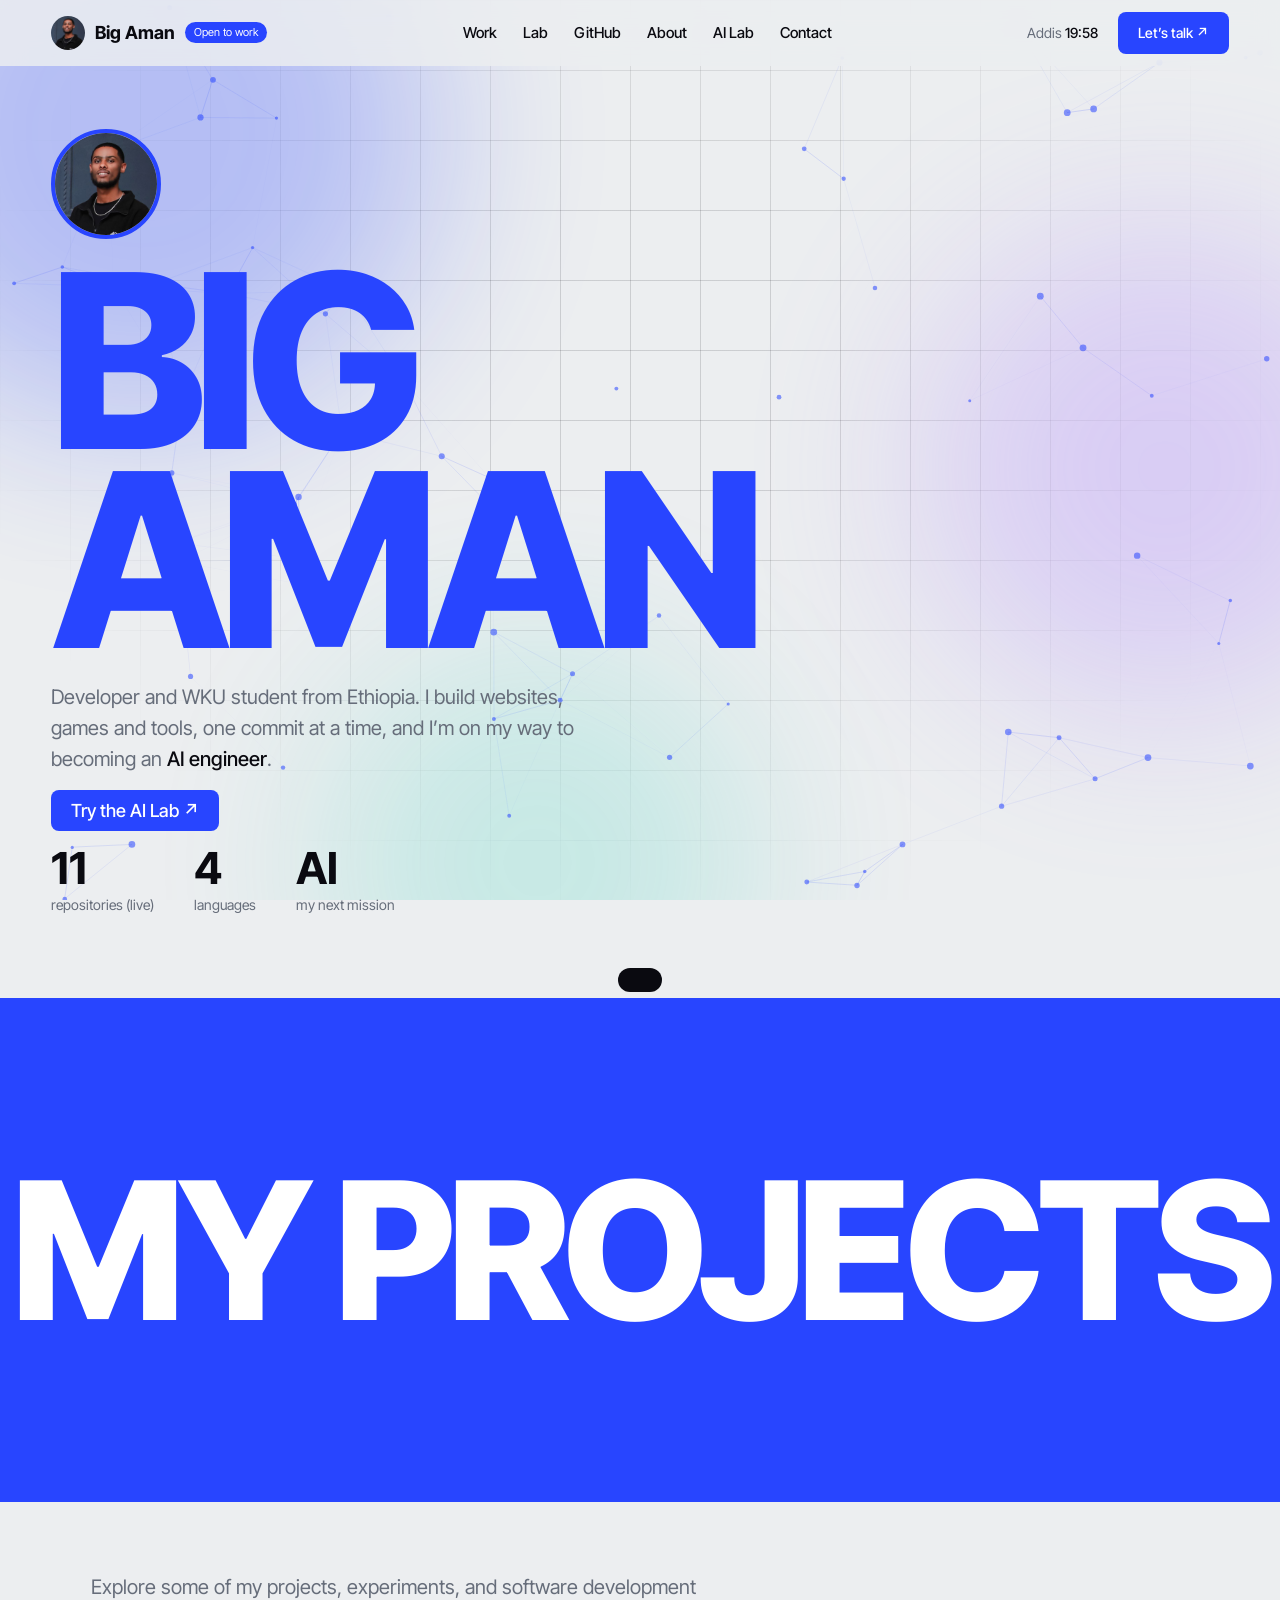
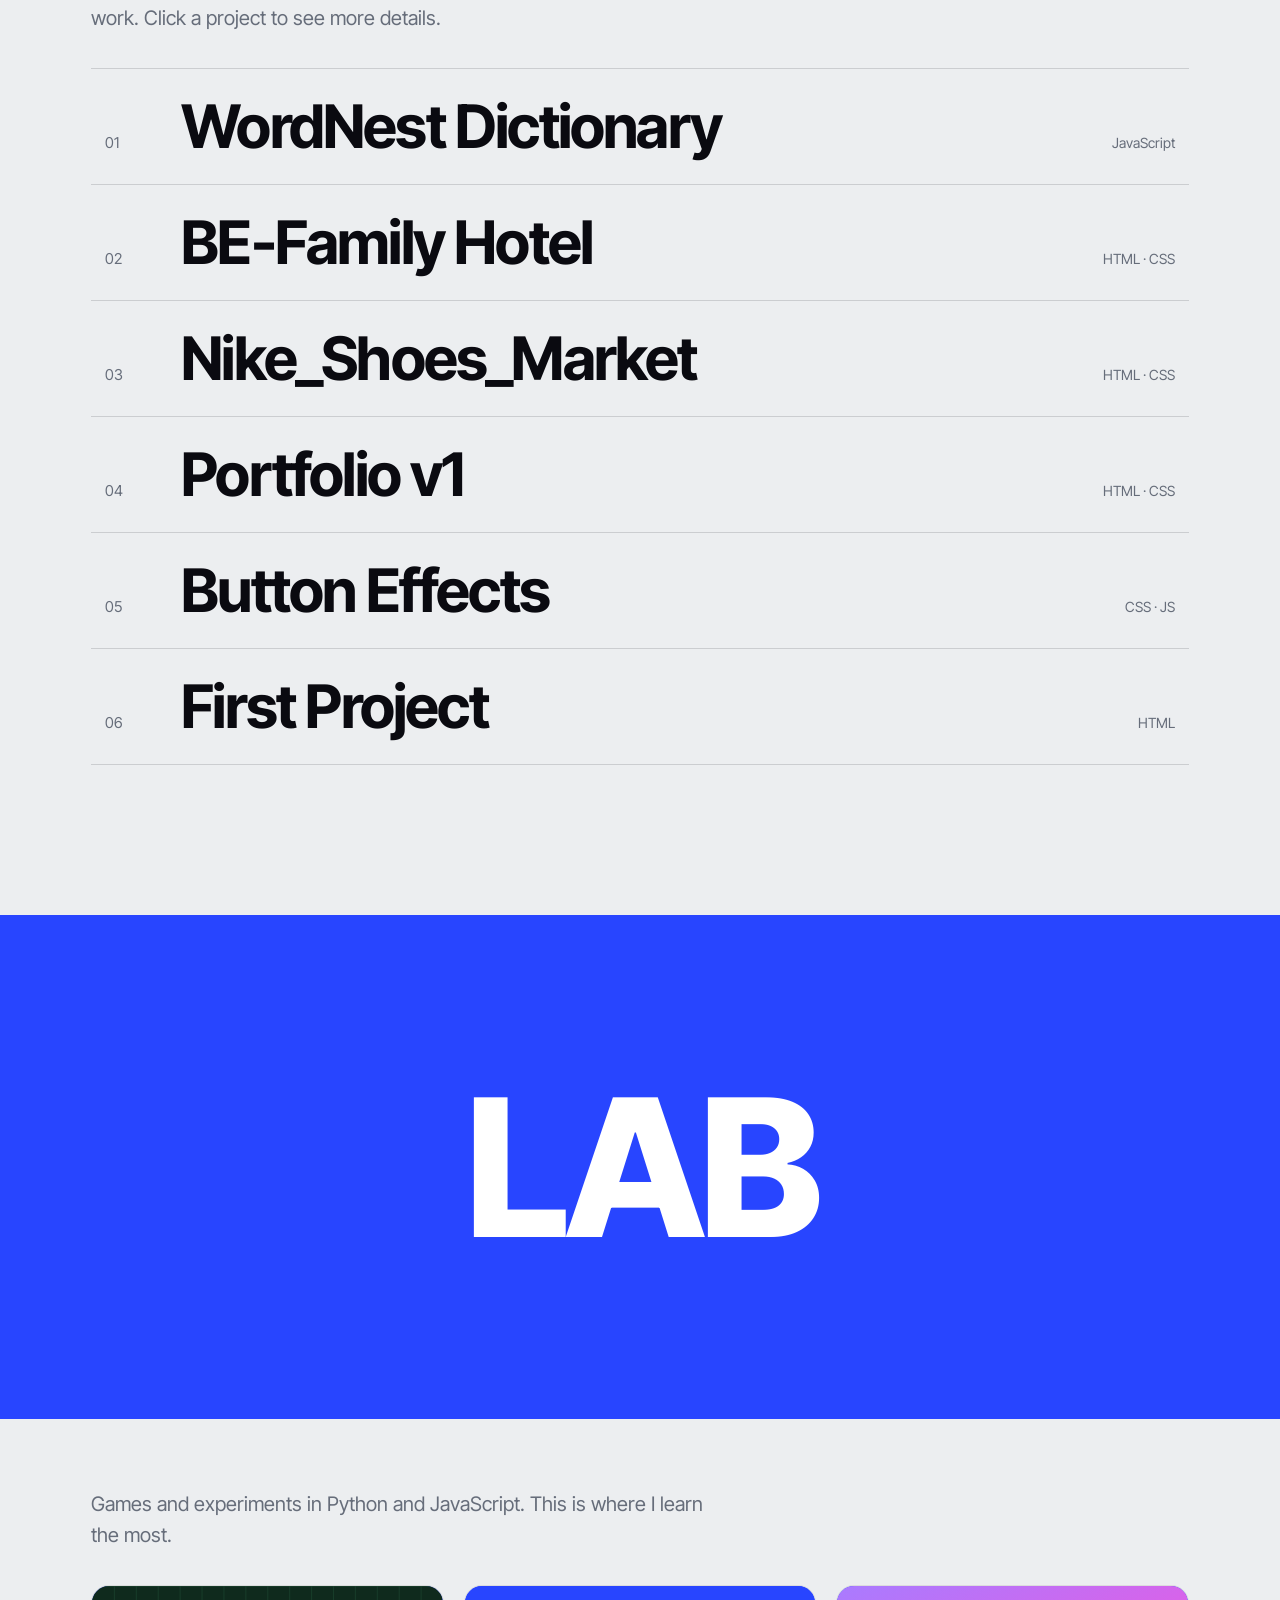
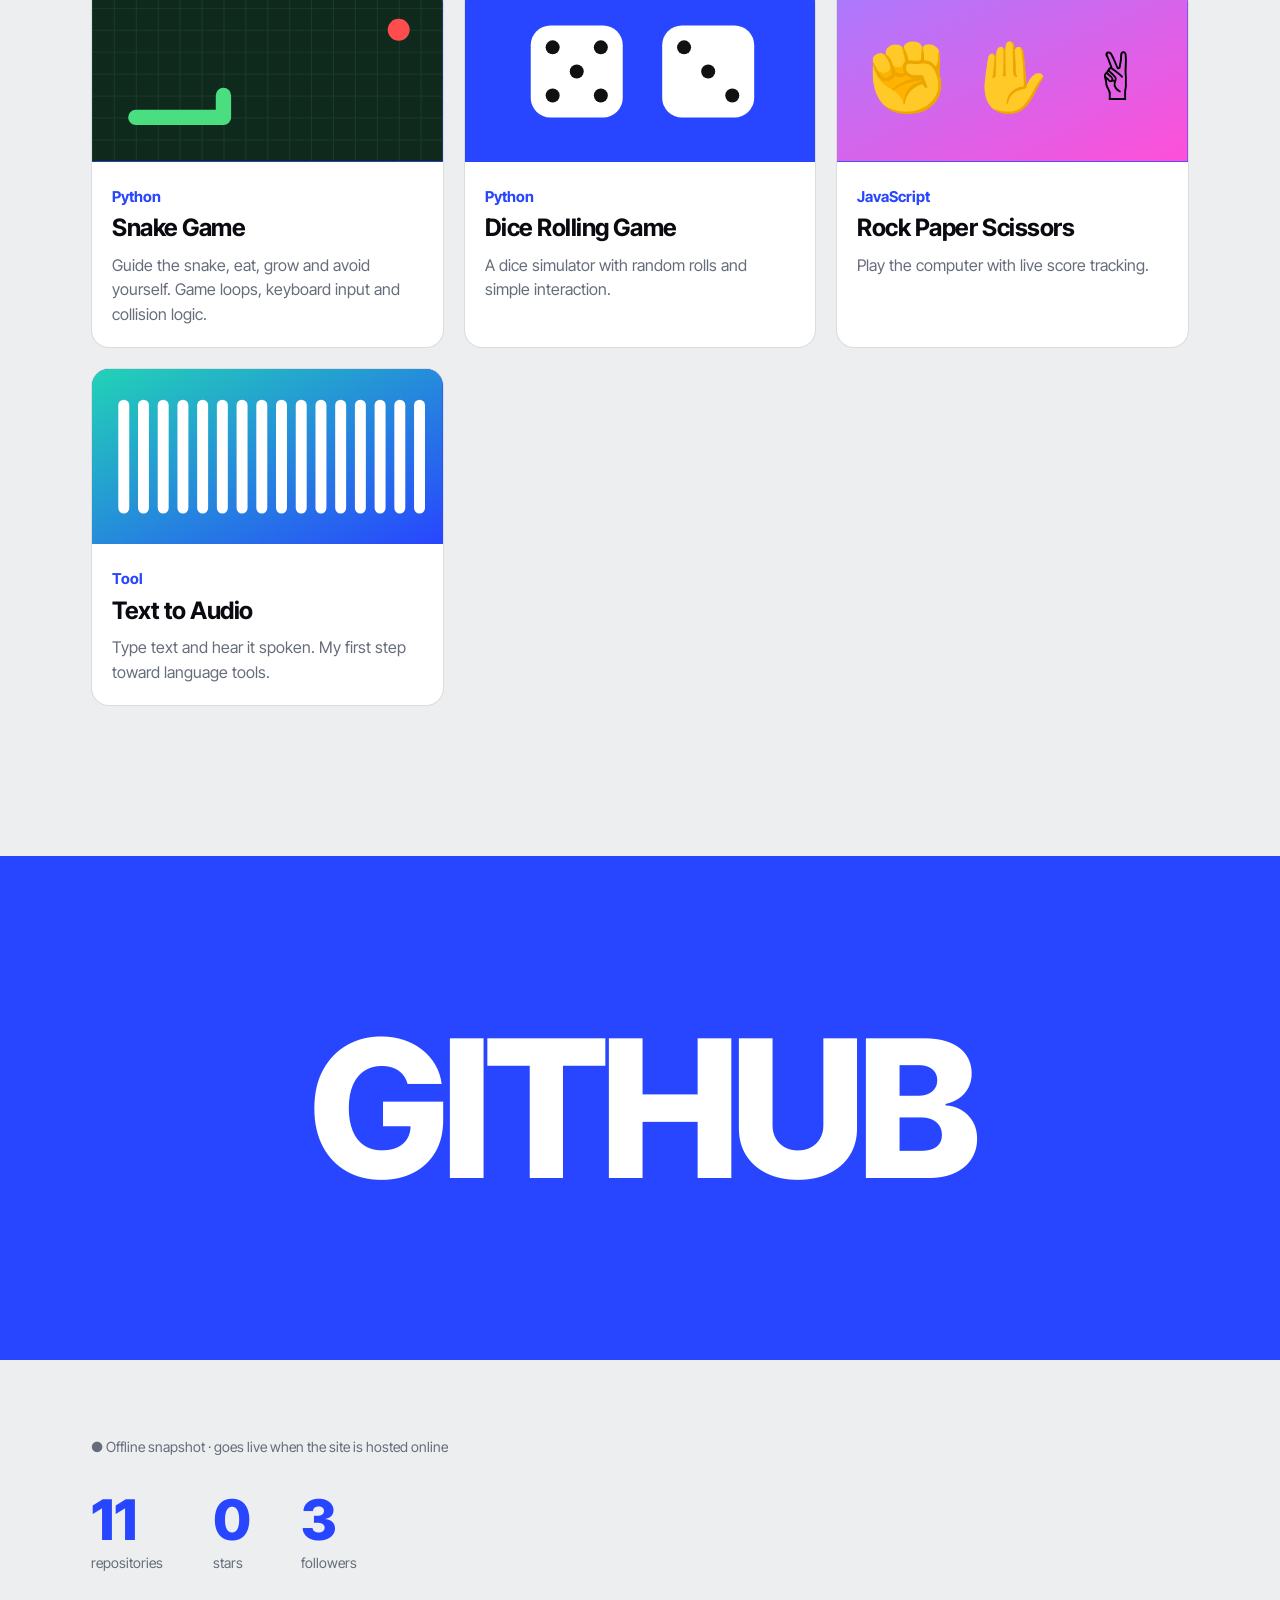
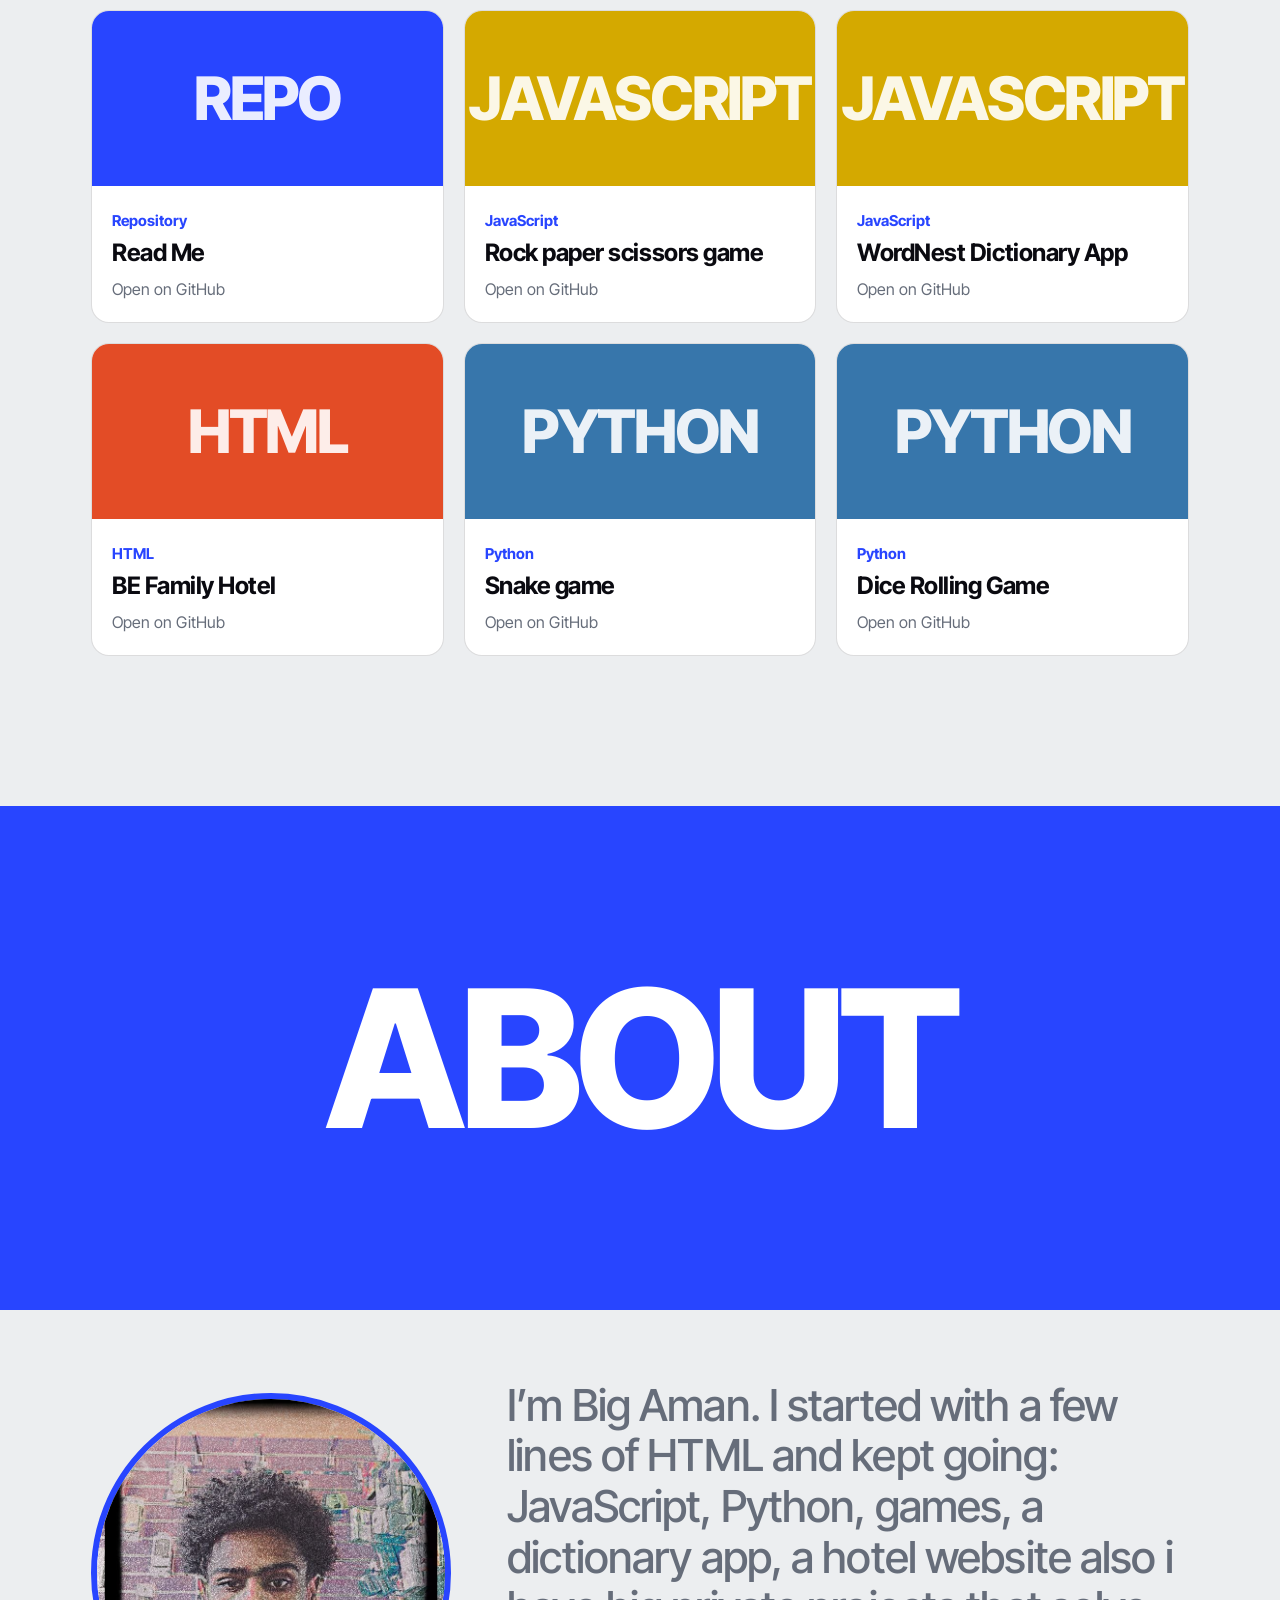
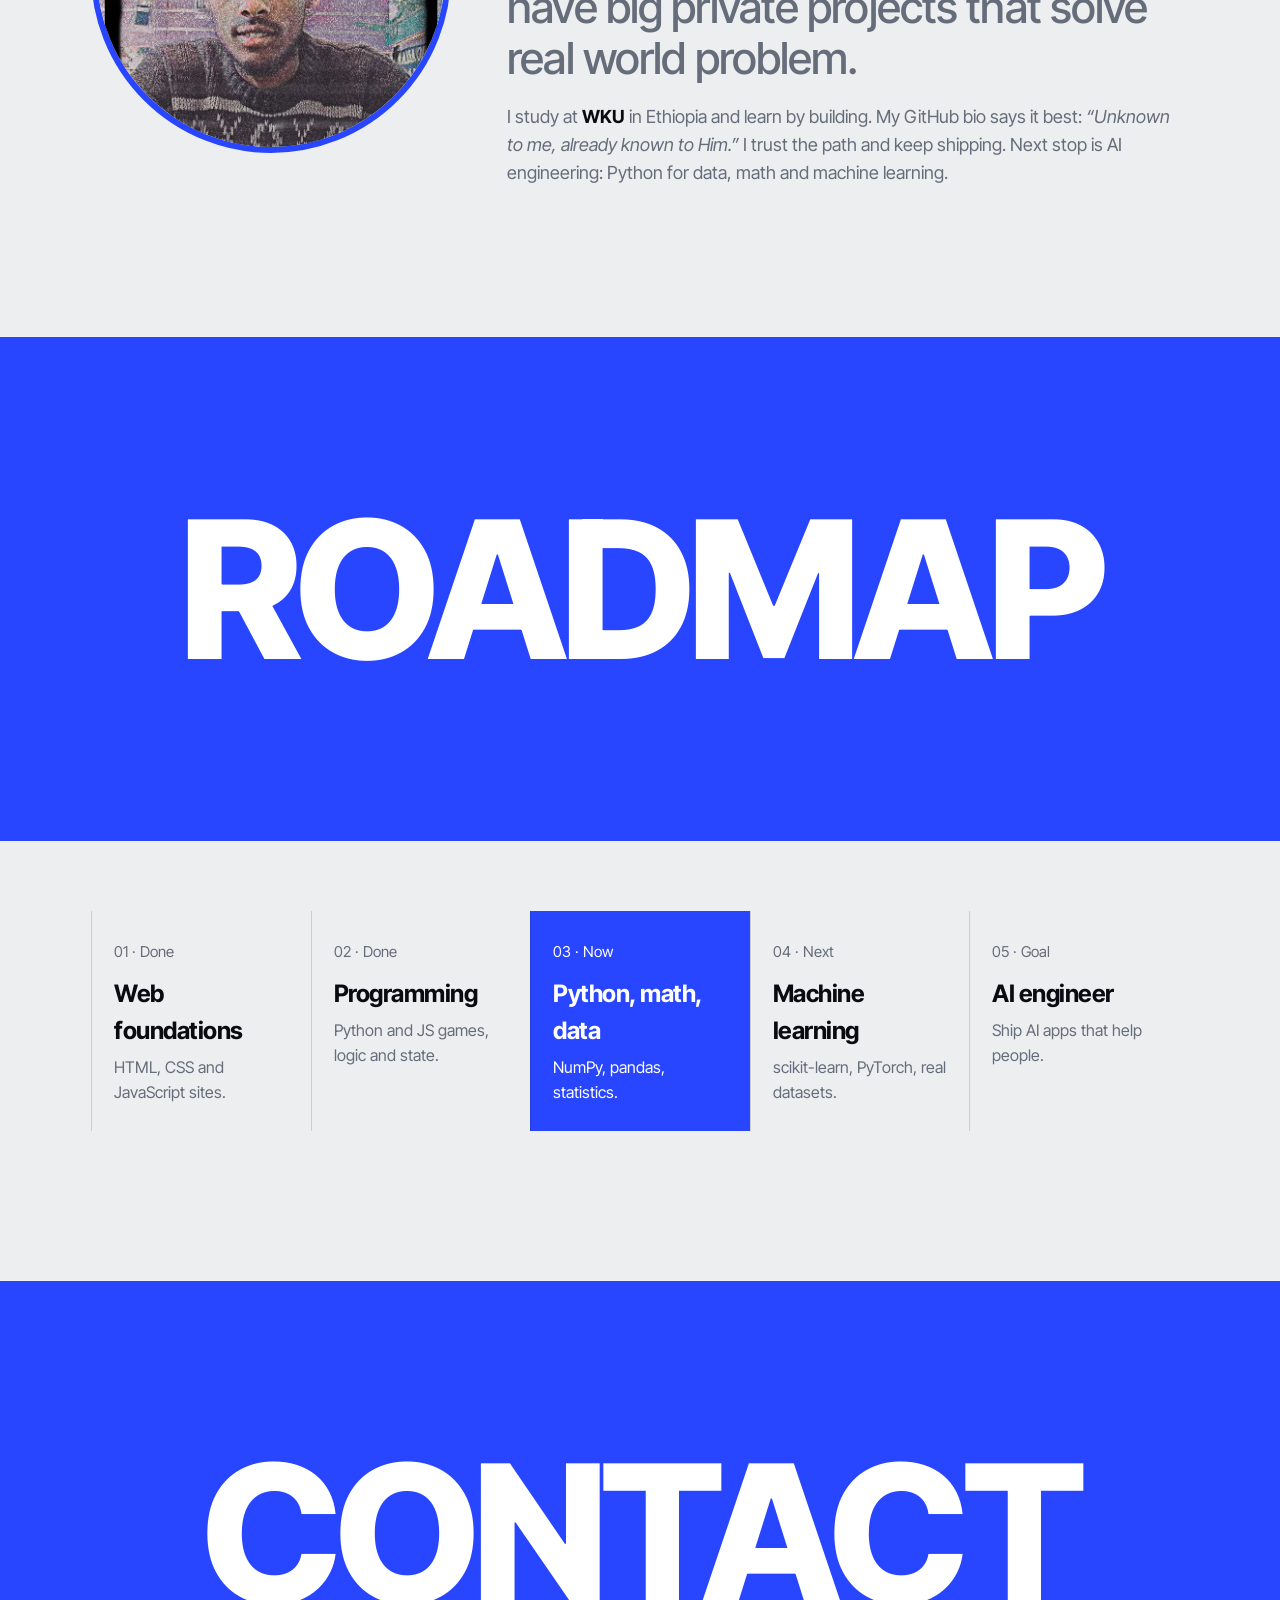
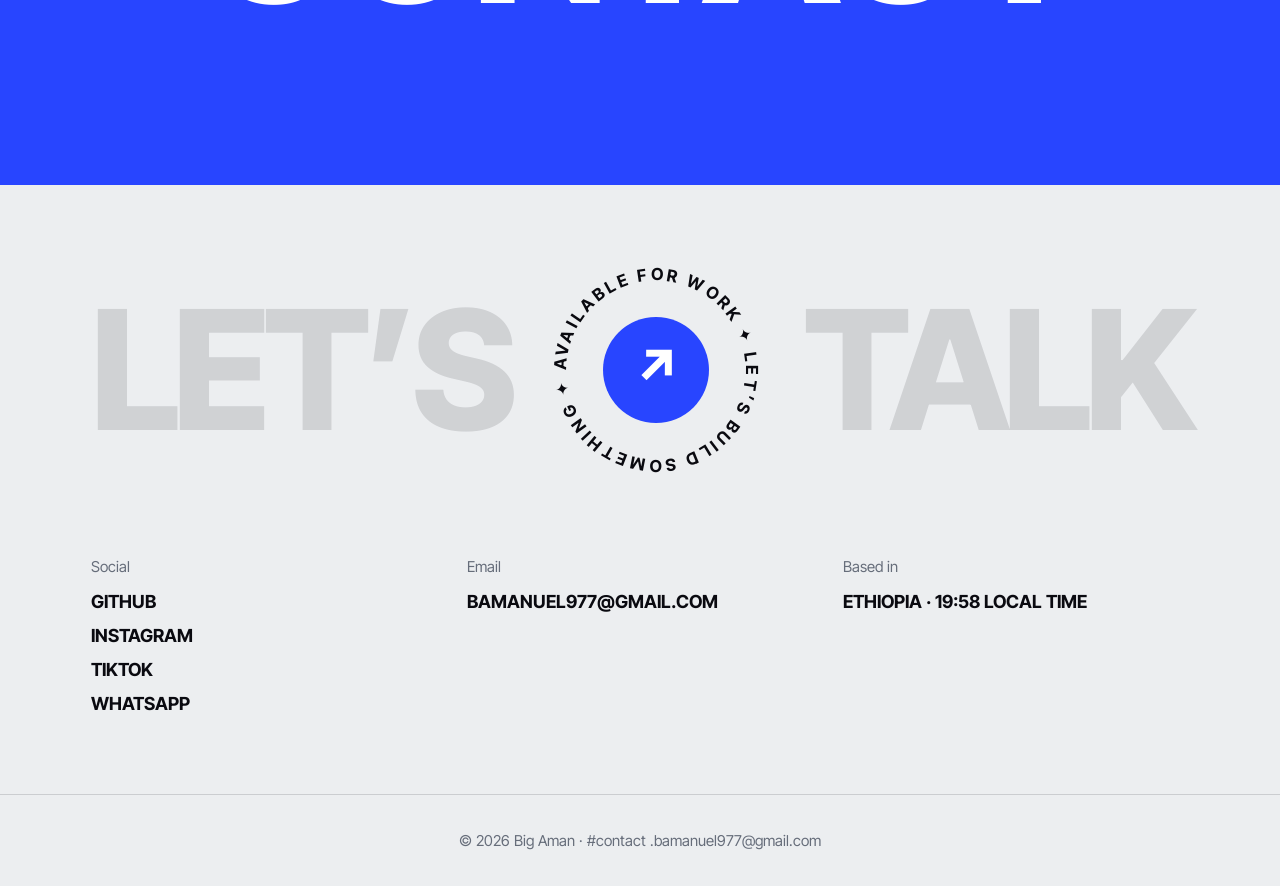
<file: index.html>
<!doctype html>
<html lang="en">
  <head>
    <meta charset="utf-8" />
    <meta
      name="viewport"
      content="width=device-width, initial-scale=1, viewport-fit=cover"
    />
    <title>Home | Big Aman</title>
    <meta
      name="description"
      content="Portfolio of Big Aman: developer and WKU student from Ethiopia, growing into AI engineering."
    />
    <link
      href="https://fonts.googleapis.com/css2?family=Inter+Tight:wght@400;500;700;800&display=swap"
      rel="stylesheet"
    />
    <link rel="stylesheet" href="css/style.css" />
  </head>
  <body>
    <div class="bgfx"><i></i><i></i><i></i><canvas id="bgc"></canvas></div>
    <div id="dot"></div>
    <div id="toast"></div>
    <nav>
      <a class="logo" href="index.html"
        ><img src="images/aman-1.jpg" alt="" /><b>Big Aman</b
        ><small>Open to work</small></a
      >
      <div class="nl">
        <a href="#work">Work</a><a href="#lab">Lab</a
        ><a href="#github">GitHub</a><a href="#about">About</a
        ><a href="ai.html">AI Lab</a><a href="#contact">Contact</a>
      </div>
      <div class="nr">
        <span>Addis <b id="clock">--:--</b></span
        ><a class="pill" href="mailto:bamanuel977@gmail.com">Let’s talk ↗</a>
      </div>
    </nav>
    <main id="v-home">
      <header id="top" class="hero">
        <div class="av"><img src="images/aman-1.jpg" alt="Big Aman" /></div>
        <h1>BIG<br />AMAN</h1>
        <p>
          Developer and WKU student from Ethiopia. I build websites, games and
          tools, one commit at a time, and I’m on my way to becoming an
          <b>AI engineer</b>.
        </p>
        <div class="btns">
          <a class="pill" href="ai.html">Try the AI Lab ↗</a>
        </div>
        <div class="stats">
          <div><b id="c-repos">0</b><span>repositories (live)</span></div>
          <div><b id="c-lang">0</b><span>languages</span></div>
          <div><b>AI</b><span>my next mission</span></div>
        </div>
      </header>

      <section id="work">
        <div class="take">
          <svg viewBox="0 0 1440 90" preserveAspectRatio="none">
            <path d="M0 90V40C240 0 480 80 720 40S1200 0 1440 40V90Z" />
          </svg>
          <h2 class="sc">MY PROJECTS</h2>
        </div>

        <div class="wrap">
          <p class="intro">
            Explore some of my projects, experiments, and software development
            work. Click a project to see more details.
          </p>

          <div id="work-list">
            <p>Am gone try continue agein and agein</p>
          </div>
        </div>
      </section>
      <section id="lab">
        <div class="take">
          <svg viewBox="0 0 1440 90" preserveAspectRatio="none">
            <path d="M0 90V40C240 0 480 80 720 40S1200 0 1440 40V90Z" />
          </svg>
          <h2 class="sc">LAB</h2>
        </div>
        <div class="wrap">
          <p class="intro">
            Games and experiments in Python and JavaScript. This is where I
            learn the most.
          </p>
          <div class="lab" id="lab-list"></div>
        </div>
      </section>

      <section id="github">
        <div class="take">
          <svg viewBox="0 0 1440 90" preserveAspectRatio="none">
            <path d="M0 90V40C240 0 480 80 720 40S1200 0 1440 40V90Z" />
          </svg>
          <h2 class="sc">GITHUB</h2>
        </div>
        <div class="wrap">
          <p class="intro">
            <span id="gh-status"></span>
          </p>
          <div class="gs">
            <div><b id="g-repos">0</b><span>repositories</span></div>
            <div><b id="g-stars">0</b><span>stars</span></div>
            <div><b id="g-fol">0</b><span>followers</span></div>
          </div>
          <div class="lab" id="gh-grid"></div>
        </div>
      </section>

      <section id="about">
        <div class="take">
          <svg viewBox="0 0 1440 90" preserveAspectRatio="none">
            <path d="M0 90V40C240 0 480 80 720 40S1200 0 1440 40V90Z" />
          </svg>
          <h2 class="sc">ABOUT</h2>
        </div>
        <div class="wrap ab">
          <div class="av big">
            <img src="images/aman-2.jpg" alt="Big Aman smiling" />
          </div>
          <div>
            <p class="big">
              I’m Big Aman. I started with a few lines of HTML and kept going:
              JavaScript, Python, games, a dictionary app, a hotel website also
              i have big private projects that solve real world problem.
            </p>
            <p>
              I study at <b>WKU</b> in Ethiopia and learn by building. My GitHub
              bio says it best: <i>“Unknown to me, already known to Him.”</i> I
              trust the path and keep shipping. Next stop is AI engineering:
              Python for data, math and machine learning.
            </p>
          </div>
        </div>
      </section>

      <section id="road">
        <div class="take">
          <svg viewBox="0 0 1440 90" preserveAspectRatio="none">
            <path d="M0 90V40C240 0 480 80 720 40S1200 0 1440 40V90Z" />
          </svg>
          <h2 class="sc">ROADMAP</h2>
        </div>
        <div class="wrap rd">
          <div>
            <small>01 · Done</small>
            <h3>Web foundations</h3>
            <p>HTML, CSS and JavaScript sites.</p>
          </div>
          <div>
            <small>02 · Done</small>
            <h3>Programming</h3>
            <p>Python and JS games, logic and state.</p>
          </div>
          <div class="now">
            <small>03 · Now</small>
            <h3>Python, math, data</h3>
            <p>NumPy, pandas, statistics.</p>
          </div>
          <div>
            <small>04 · Next</small>
            <h3>Machine learning</h3>
            <p>scikit-learn, PyTorch, real datasets.</p>
          </div>
          <div>
            <small>05 · Goal</small>
            <h3>AI engineer</h3>
            <p>Ship AI apps that help people.</p>
          </div>
        </div>
      </section>

      <section id="contact">
        <div class="take">
          <svg viewBox="0 0 1440 90" preserveAspectRatio="none">
            <path d="M0 90V40C240 0 480 80 720 40S1200 0 1440 40V90Z" />
          </svg>
          <h2 class="sc">CONTACT</h2>
        </div>
        <div class="wrap talk">
          <div class="lt">
            <span>LET’S</span
            ><a
              class="badge"
              href="mailto:bamanuel977@gmail.com"
              aria-label="Email Big Aman"
              ><svg viewBox="0 0 200 200">
                <defs>
                  <path
                    id="cc"
                    d="M100,100 m-78,0 a78,78 0 1,1 156,0 a78,78 0 1,1 -156,0"
                  />
                </defs>
                <text>
                  <textPath href="#cc" textLength="480" lengthAdjust="spacing">
                    AVAILABLE FOR WORK ✦ LET’S BUILD SOMETHING ✦
                  </textPath>
                </text></svg
              ><span>↗</span></a
            ><span>TALK</span>
          </div>
          <div class="cols">
            <div>
              <small>Social</small
              ><a
                href="https://github.com/bamanuel977-afk"
                target="_blank"
                rel="noopener"
                >GitHub</a
              ><a
                href="https://www.instagram.com/bamanuel977?mdxt=NDZwamhxM3MwcGlq"
                target="_blank"
                rel="noopener"
                >Instagram</a
              ><a
                href="https://www.tiktok.com/@ab.ju7?_r=1&_t=ZS-9AT16y3uQJZ"
                target="_blank"
                rel="noopener"
                >TikTok</a
              ><a href="https://whatsapp.com/dl/" target="_blank" rel="noopener"
                >WhatsApp</a
              >
            </div>
            <div>
              <small>Email</small
              ><a href="mailto:bamanuel977@gmail.com">bamanuel977@gmail.com</a>
            </div>
            <div>
              <small>Based in</small>
              <p>Ethiopia · <span id="clock2"></span></p>
            </div>
          </div>
        </div>
      </section>
    </main>
    <footer>© 2026 Big Aman · #contact .bamanuel977@gmail.com</footer>
    <script src="js/main.js"></script>
  </body>
</html>
</file>
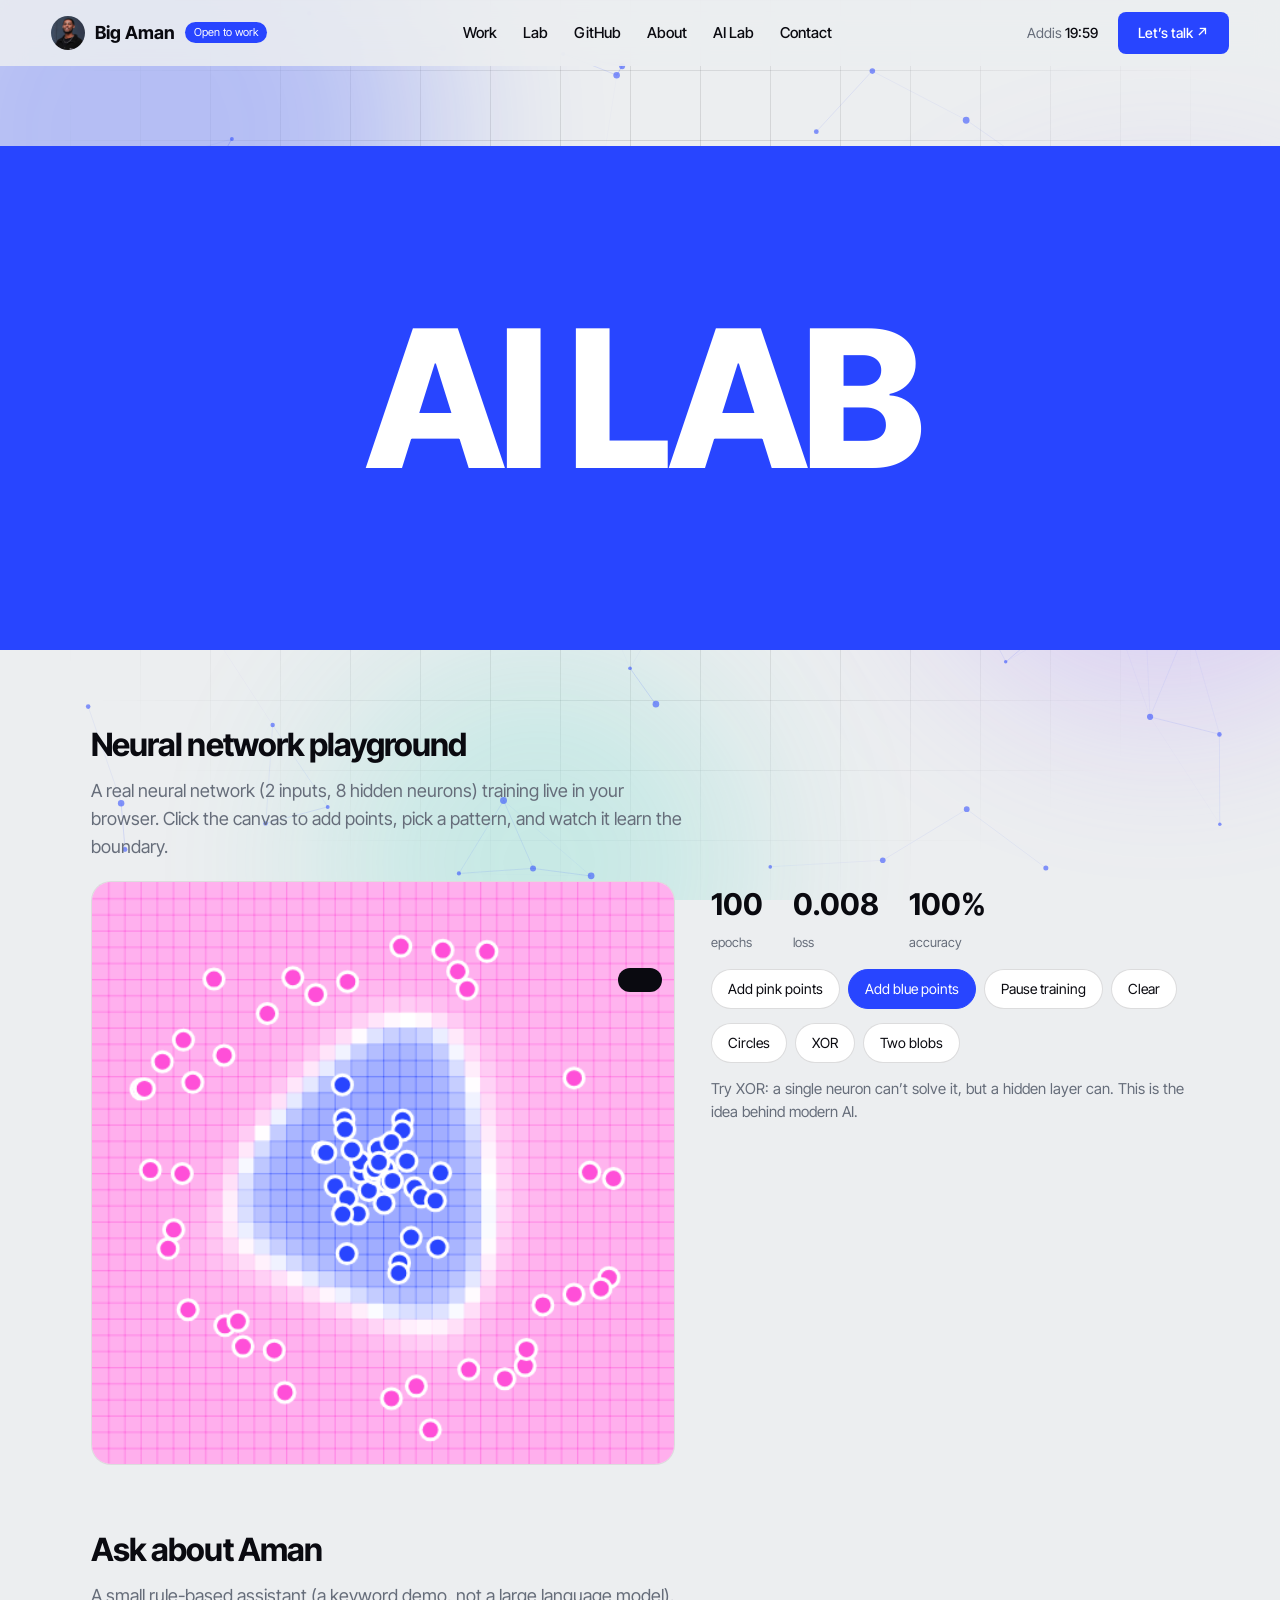
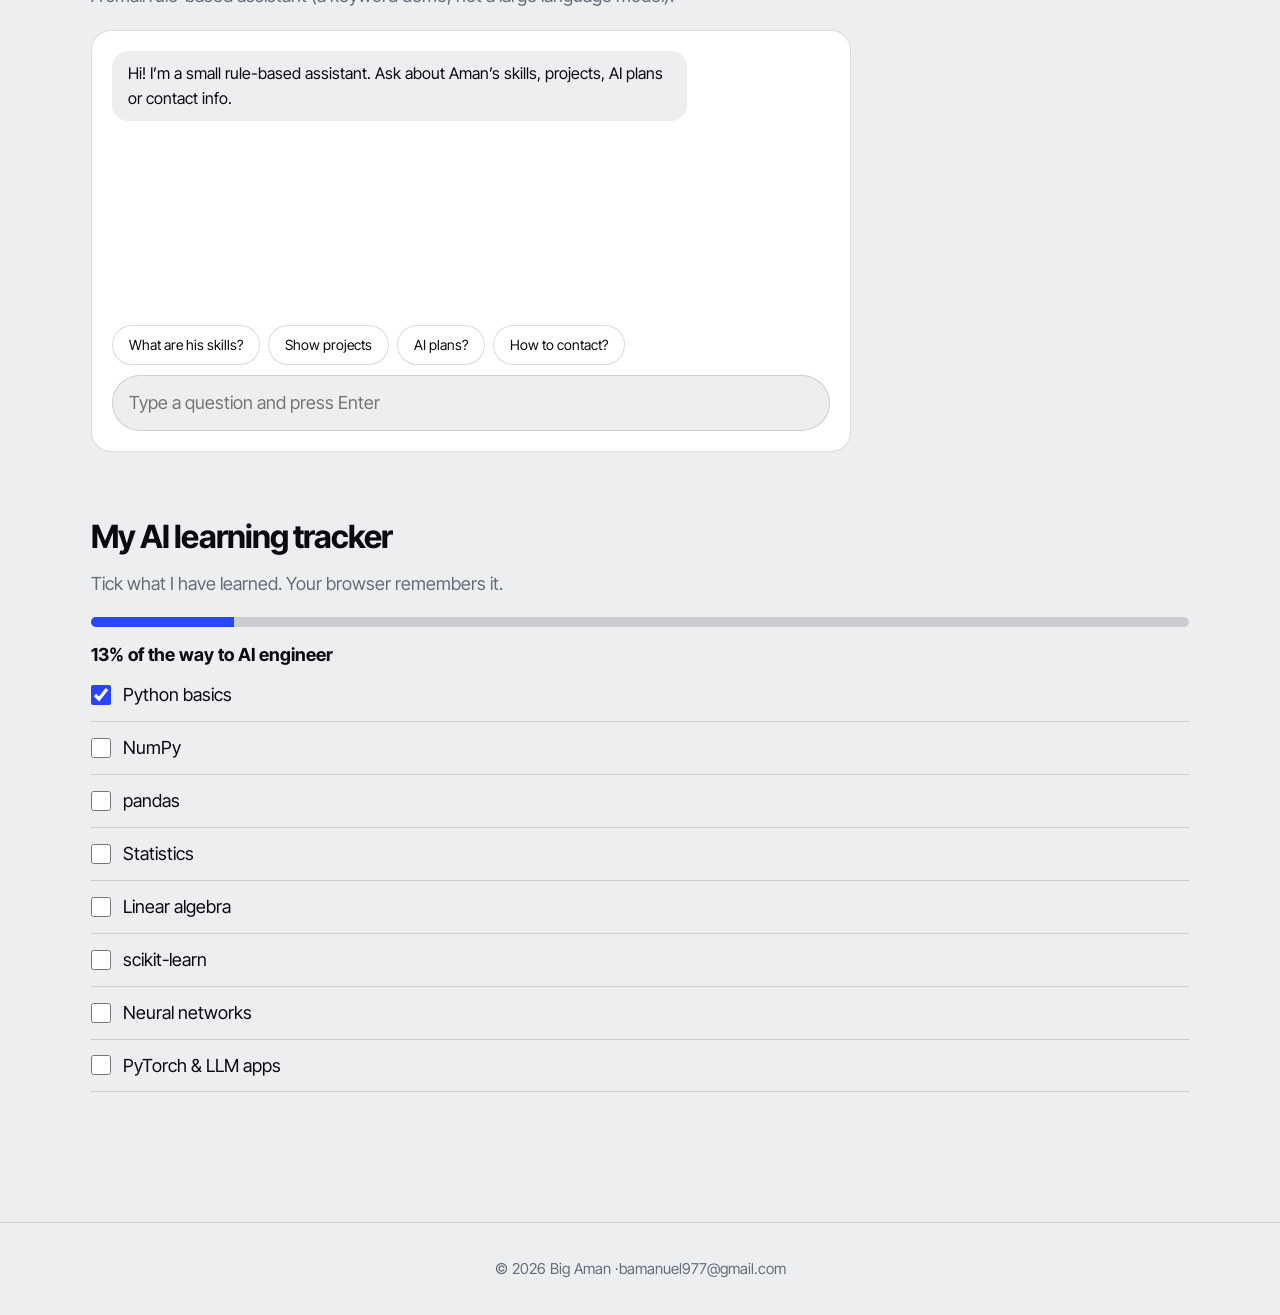
<file: ai.html>
<!doctype html>
<html lang="en">
  <head>
    <meta charset="utf-8" />
    <meta
      name="viewport"
      content="width=device-width, initial-scale=1, viewport-fit=cover"
    />
    <title>AI Lab | Big Aman</title>
    <meta
      name="description"
      content="Portfolio of Big Aman: developer and WKU student from Ethiopia, growing into AI engineering."
    />
    <link
      href="https://fonts.googleapis.com/css2?family=Inter+Tight:wght@400;500;700;800&display=swap"
      rel="stylesheet"
    />
    <link rel="stylesheet" href="css/style.css" />
  </head>
  <body>
    <div class="bgfx"><i></i><i></i><i></i><canvas id="bgc"></canvas></div>
    <div id="dot"></div>
    <div id="toast"></div>
    <nav>
      <a class="logo" href="index.html"
        ><img src="images/aman-1.jpg" alt="" /><b>Big Aman</b
        ><small>Open to work</small></a
      >
      <div class="nl">
        <a href="index.html#work">Work</a><a href="index.html#lab">Lab</a
        ><a href="index.html#github">GitHub</a
        ><a href="index.html#about">About</a><a href="ai.html">AI Lab</a
        ><a href="index.html#contact">Contact</a>
      </div>
      <div class="nr">
        <span>Addis <b id="clock">--:--</b></span
        ><a class="pill" href="mailto:bamanuel977@gmail.com">Let’s talk ↗</a>
      </div>
    </nav>
    <main id="v-ai">
      <section id="aitop">
        <div class="take">
          <svg viewBox="0 0 1440 90" preserveAspectRatio="none">
            <path d="M0 90V40C240 0 480 80 720 40S1200 0 1440 40V90Z" />
          </svg>
          <h2 class="sc">AI LAB</h2>
        </div>
        <div class="wrap">
          <div class="sec">
            <h3>Neural network playground</h3>
            <p>
              A real neural network (2 inputs, 8 hidden neurons) training live
              in your browser. Click the canvas to add points, pick a pattern,
              and watch it learn the boundary.
            </p>
            <div class="pg">
              <canvas id="nn" width="480" height="480"></canvas>
              <div>
                <div class="mt">
                  <div><b id="ep">0</b><span>epochs</span></div>
                  <div><b id="ls">–</b><span>loss</span></div>
                  <div><b id="ac">–</b><span>accuracy</span></div>
                </div>
                <div class="ctl" id="ctl">
                  <button data-a="A">Add pink points</button
                  ><button data-a="B" class="on">Add blue points</button
                  ><button data-a="train">Pause training</button
                  ><button data-a="clear">Clear</button>
                </div>
                <div class="ctl" id="pre">
                  <button data-a="circles">Circles</button
                  ><button data-a="xor">XOR</button
                  ><button data-a="blobs">Two blobs</button>
                </div>
                <p style="color: var(--mute); font-size: 15px">
                  Try XOR: a single neuron can’t solve it, but a hidden layer
                  can. This is the idea behind modern AI.
                </p>
              </div>
            </div>
          </div>
          <div class="sec">
            <h3>Ask about Aman</h3>
            <p>
              A small rule-based assistant (a keyword demo, not a large language
              model).
            </p>
            <div class="chat">
              <div id="log"></div>
              <div class="sug" id="sug">
                <button>What are his skills?</button
                ><button>Show projects</button><button>AI plans?</button
                ><button>How to contact?</button>
              </div>
              <input
                id="q"
                placeholder="Type a question and press Enter"
                aria-label="Ask a question"
              />
            </div>
          </div>
          <div class="sec tk">
            <h3>My AI learning tracker</h3>
            <p>Tick what I have learned. Your browser remembers it.</p>
            <div class="pb"><i id="pf"></i></div>
            <b id="pp"></b>
            <div id="tk"></div>
          </div>
        </div>
      </section>
    </main>
    <footer>© 2026 Big Aman ·bamanuel977@gmail.com</footer>
    <script src="js/main.js"></script>
    <script src="js/ai.js"></script>
  </body>
</html>
</file>
<file: css/style.css>
:root {
  --bg: #eceef0;
  --ink: #0a0a10;
  --card: #fff;
  --line: rgba(10, 10, 16, 0.14);
  --mute: #666d7a;
  --blue: #2845ff;
  color-scheme: light;
  box-sizing: border-box;
  padding-top: env(safe-area-inset-top, 0px);
  padding-bottom: env(safe-area-inset-bottom, 0px);
}
@media (prefers-color-scheme: dark) {
  :root:not([data-theme="light"]) {
    --bg: #0b0c10;
    --ink: #eceef0;
    --card: #14161d;
    --line: rgba(236, 238, 240, 0.16);
    --mute: #9aa1ae;
    --blue: #4a62ff;
    color-scheme: dark;
  }
}
:root[data-theme="dark"] {
  --bg: #0b0c10;
  --ink: #eceef0;
  --card: #14161d;
  --line: rgba(236, 238, 240, 0.16);
  --mute: #9aa1ae;
  --blue: #4a62ff;
  color-scheme: dark;
}
* {
  box-sizing: border-box;
  margin: 0;
}
html {
  scroll-behavior: smooth;
  scroll-padding-top: 70px;
}
body {
  background: var(--bg);
  color: var(--ink);
  font:
    18px/1.55 "Inter Tight",
    system-ui,
    sans-serif;
  overflow-x: hidden;
}
a {
  color: inherit;
  text-decoration: none;
}
a:focus-visible,
button:focus-visible,
.row:focus-visible {
  outline: 2px solid var(--blue);
  outline-offset: 3px;
}
#dot {
  position: fixed;
  top: 0;
  left: 0;
  width: 14px;
  height: 14px;
  margin: -7px;
  border-radius: 50%;
  background: var(--blue);
  z-index: 99;
  pointer-events: none;
  transition:
    width 0.25s,
    height 0.25s,
    margin 0.25s,
    opacity 0.3s;
  opacity: 0;
}
#dot.big {
  width: 56px;
  height: 56px;
  margin: -28px;
  opacity: 0.35 !important;
}
nav {
  position: sticky;
  top: 0;
  z-index: 50;
  display: flex;
  align-items: center;
  justify-content: space-between;
  gap: 14px;
  padding: 12px 4vw;
  background: color-mix(in srgb, var(--bg) 85%, transparent);
  backdrop-filter: blur(12px);
  flex-wrap: wrap;
}
.logo {
  display: flex;
  align-items: center;
  gap: 10px;
}
.logo img {
  width: 34px;
  height: 34px;
  border-radius: 50%;
  object-fit: cover;
  object-position: 50% 12%;
}
.logo small {
  font-size: 11px;
  background: var(--blue);
  color: #fff;
  padding: 2px 9px;
  border-radius: 99px;
}
.nl {
  display: flex;
  gap: 26px;
  font-weight: 500;
  font-size: 15px;
}
.nl a {
  position: relative;
}
.nl a::after {
  content: "";
  position: absolute;
  left: 0;
  bottom: -3px;
  height: 2px;
  width: 0;
  background: var(--blue);
  transition: 0.3s;
}
.nl a:hover::after {
  width: 100%;
}
.nr {
  display: flex;
  align-items: center;
  gap: 20px;
  font-size: 14px;
  color: var(--mute);
}
.nr b {
  color: var(--ink);
  font-weight: 500;
}
.pill {
  background: var(--blue);
  color: #fff;
  padding: 10px 20px;
  border-radius: 8px;
  font-weight: 500;
  transition: 0.25s;
}
.pill:hover {
  transform: translateY(-3px);
  box-shadow: 0 12px 24px -8px var(--blue);
}
.hero {
  padding: 7vh 4vw 0;
  min-height: 88vh;
  position: relative;
  display: grid;
  align-content: start;
  gap: 22px;
}
.av {
  width: 110px;
  height: 110px;
  border-radius: 50%;
  overflow: hidden;
  border: 4px solid var(--blue);
  animation: fl 5s ease-in-out infinite;
}
.av img {
  width: 100%;
  height: 100%;
  object-fit: cover;
  object-position: 50% 10%;
}
.av.big {
  width: min(70vw, 360px);
  height: min(70vw, 360px);
  border-width: 6px;
}
.av.big img {
  object-position: 50% 30%;
}
@keyframes fl {
  50% {
    transform: translateY(-10px);
  }
}
h1 {
  font-size: clamp(80px, 19vw, 280px);
  line-height: 0.82;
  font-weight: 800;
  letter-spacing: -0.05em;
  color: var(--blue);
}
.hero p {
  max-width: 46ch;
  color: var(--mute);
  font-size: 20px;
}
.hero p b {
  color: var(--ink);
  font-weight: 500;
}
.stats {
  display: flex;
  gap: 40px;
  flex-wrap: wrap;
}
.stats b {
  display: block;
  font-size: 44px;
  font-weight: 700;
  line-height: 1;
}
.stats span {
  font-size: 14px;
  color: var(--mute);
}
.mq {
  margin: 30px -4vw 0;
  border-block: 1px solid var(--line);
  overflow: hidden;
  white-space: nowrap;
  padding: 14px 0;
}
.mq div {
  display: inline-block;
  animation: mq 28s linear infinite;
}
.mq span {
  font-size: 22px;
  font-weight: 500;
  padding-right: 20px;
}
@keyframes mq {
  to {
    transform: translateX(-50%);
  }
}
.take {
  position: relative;
  background: var(--blue);
  color: #fff;
  margin-top: 80px;
  min-height: 56vh;
  display: grid;
  place-items: center;
  overflow: hidden;
}
.take svg {
  position: absolute;
  top: -1px;
  left: 0;
  width: 100%;
  height: 60px;
  fill: var(--bg);
  transform: scaleY(-1);
  transform-origin: center top;
}
.take h2 {
  font-size: clamp(54px, 15vw, 230px);
  font-weight: 800;
  letter-spacing: -0.04em;
  line-height: 1;
  text-align: center;
}
.wrap {
  max-width: 1200px;
  margin: auto;
  padding: 70px 4vw;
}
.intro {
  color: var(--mute);
  max-width: 52ch;
  margin-bottom: 34px;
  font-size: 20px;
}
.row {
  border-top: 1px solid var(--line);
  padding: 26px 14px;
  cursor: pointer;
  transition:
    background 0.3s,
    color 0.3s,
    padding 0.3s;
}
.row:last-child {
  border-bottom: 1px solid var(--line);
}
.row .h {
  display: grid;
  grid-template-columns: 60px 1fr auto;
  gap: 16px;
  align-items: baseline;
}
.row .h span {
  color: var(--mute);
  font-size: 15px;
}
.row .h h3 {
  font-size: clamp(28px, 5vw, 60px);
  font-weight: 700;
  letter-spacing: -0.03em;
  line-height: 1.05;
}
.row .h em {
  font-style: normal;
  font-size: 14px;
  color: var(--mute);
}
.row:hover,
.row.open {
  background: var(--blue);
  color: #fff;
  padding-inline: 26px;
}
.row:hover span,
.row:hover em,
.row.open span,
.row.open em {
  color: #fff;
}
.row .d {
  max-height: 0;
  overflow: hidden;
  transition: max-height 0.5s;
  margin-left: 76px;
}
.row.open .d {
  max-height: 300px;
}
.row .d p {
  margin-top: 14px;
  max-width: 60ch;
}
.row .d a {
  display: inline-block;
  margin: 14px 0 4px;
  font-weight: 700;
  border-bottom: 2px solid #fff;
}
.lab {
  display: grid;
  grid-template-columns: repeat(auto-fit, minmax(260px, 1fr));
  gap: 20px;
}
.lc {
  background: var(--card);
  border: 1px solid var(--line);
  border-radius: 18px;
  overflow: hidden;
  transition: transform 0.3s;
  display: block;
}
.lc:hover {
  transform: translateY(-8px);
}
.px {
  display: grid;
  grid-template-columns: repeat(8, 1fr);
  aspect-ratio: 2/1;
}
.px i {
  transition: background 0.35s;
}
.lc div.t {
  padding: 20px;
}
.lc h3 {
  font-size: 24px;
  letter-spacing: -0.02em;
}
.lc small {
  color: var(--blue);
  font-weight: 700;
}
.lc p {
  color: var(--mute);
  font-size: 16px;
  margin-top: 6px;
}
.ab {
  display: grid;
  grid-template-columns: auto 1fr;
  gap: 56px;
  align-items: center;
}
.big {
  font-size: clamp(26px, 3.6vw, 44px);
  font-weight: 500;
  line-height: 1.15;
  letter-spacing: -0.02em;
  margin-bottom: 20px;
}
.ab p {
  color: var(--mute);
}
.ab p b {
  color: var(--ink);
}
.rd {
  display: grid;
  grid-template-columns: repeat(auto-fit, minmax(200px, 1fr));
  gap: 0;
}
.rd > div {
  padding: 26px 22px;
  border-left: 1px solid var(--line);
  transition: 0.3s;
}
.rd > div:hover {
  background: var(--card);
}
.rd small {
  color: var(--mute);
}
.rd h3 {
  font-size: 24px;
  margin: 10px 0 6px;
  letter-spacing: -0.02em;
}
.rd p {
  color: var(--mute);
  font-size: 16px;
}
.rd .now {
  background: var(--blue);
  color: #fff;
}
.rd .now small,
.rd .now p {
  color: #fff;
}
.lt {
  display: flex;
  align-items: center;
  justify-content: space-between;
  gap: 10px;
}
.lt span {
  font-size: clamp(50px, 13vw, 190px);
  font-weight: 800;
  letter-spacing: -0.05em;
  color: color-mix(in srgb, var(--ink) 12%, transparent);
  line-height: 1;
}
.say {
  width: clamp(110px, 16vw, 190px);
  aspect-ratio: 1;
  border-radius: 50%;
  background: var(--blue);
  color: #fff;
  display: grid;
  place-items: center;
  text-align: center;
  font-weight: 700;
  font-size: clamp(16px, 2.4vw, 26px);
  line-height: 1.1;
  animation: pu 3s infinite;
  transition: transform 0.3s;
}
.say:hover {
  transform: scale(1.12) rotate(-8deg);
}
@keyframes pu {
  0% {
    box-shadow: 0 0 0 0 rgba(40, 69, 255, 0.5);
  }
  100% {
    box-shadow: 0 0 0 40px rgba(40, 69, 255, 0);
  }
}
.cols {
  display: grid;
  grid-template-columns: repeat(auto-fit, minmax(220px, 1fr));
  gap: 30px;
  margin-top: 70px;
}
.cols small {
  display: block;
  color: var(--mute);
  margin-bottom: 10px;
}
.cols a,
.cols p {
  display: block;
  font-weight: 700;
  text-transform: uppercase;
  font-size: 18px;
  margin-bottom: 6px;
  transition: color 0.2s;
}
.cols a:hover {
  color: var(--blue);
}
footer {
  text-align: center;
  color: var(--mute);
  padding: 34px;
  border-top: 1px solid var(--line);
  font-size: 15px;
}
.rv {
  opacity: 0;
  transform: translateY(30px);
  transition: 0.8s;
}
.rv.in {
  opacity: 1;
  transform: none;
}
@media (max-width: 800px) {
  .nl {
    order: 3;
    width: 100%;
    overflow-x: auto;
    gap: 18px;
  }
  .nr span {
    display: none;
  }
  .ab {
    grid-template-columns: 1fr;
    justify-items: center;
    text-align: left;
  }
  .row .h {
    grid-template-columns: 36px 1fr;
  }
  .row .h em {
    display: none;
  }
  .row .d {
    margin-left: 52px;
  }
  .lt span {
    display: none;
  }
  .lt {
    justify-content: center;
  }
}
@media (hover: none) {
  #dot {
    display: none;
  }
}
@media (prefers-reduced-motion: reduce) {
  * {
    animation: none !important;
    transition: none !important;
  }
  .rv {
    opacity: 1;
    transform: none;
  }
}
.lc.rv.in:hover {
  transform: translateY(-8px);
}
.bgfx {
  position: fixed;
  inset: 0;
  z-index: -1;
  overflow: hidden;
  pointer-events: none;
}
.bgfx i {
  position: absolute;
  border-radius: 50%;
  filter: blur(90px);
  opacity: 0.28;
  animation: dr 20s ease-in-out infinite alternate;
}
.bgfx i:nth-child(1) {
  width: 46vmax;
  height: 46vmax;
  background: #2845ff;
  top: -18%;
  left: -12%;
}
.bgfx i:nth-child(2) {
  width: 38vmax;
  height: 38vmax;
  background: #a97bff;
  right: -10%;
  top: 25%;
  animation-delay: -7s;
}
.bgfx i:nth-child(3) {
  width: 34vmax;
  height: 34vmax;
  background: #22d3b6;
  bottom: -20%;
  left: 25%;
  opacity: 0.18;
  animation-delay: -13s;
}
.bgfx::before {
  content: "";
  position: absolute;
  inset: 0;
  background-image:
    linear-gradient(var(--line) 1px, transparent 1px),
    linear-gradient(90deg, var(--line) 1px, transparent 1px);
  background-size: 70px 70px;
  mask-image: radial-gradient(ellipse at 50% 40%, #000 20%, transparent 75%);
  animation: gd 12s linear infinite;
}
@keyframes dr {
  to {
    transform: translate(9vw, 7vh) scale(1.2);
  }
}
@keyframes gd {
  to {
    background-position: 70px 70px;
  }
}
.bgfx canvas {
  position: absolute;
  inset: 0;
}
.art {
  aspect-ratio: 2/1;
  overflow: hidden;
  background: #2845ff;
  position: relative;
}
.art svg {
  width: 100%;
  height: 100%;
  display: block;
  transition: transform 0.6s;
}
.lc:hover .art svg {
  transform: scale(1.08);
}
.gl {
  position: absolute;
  inset: 0;
  display: grid;
  place-items: center;
  font-size: clamp(34px, 6vw, 60px);
  font-weight: 800;
  letter-spacing: -0.04em;
  color: rgba(255, 255, 255, 0.9);
  transition: transform 0.5s;
}
.lc:hover .gl {
  transform: scale(1.1) rotate(-3deg);
}
.new {
  position: absolute;
  top: 12px;
  right: 12px;
  background: #ffd23f;
  color: #111;
  font-size: 12px;
  font-weight: 700;
  padding: 3px 10px;
  border-radius: 99px;
  animation: pu 2s infinite;
}
.sn {
  stroke-dasharray: 50 300;
  animation: sn 3.6s linear infinite;
}
@keyframes sn {
  from {
    stroke-dashoffset: 50;
  }
  to {
    stroke-dashoffset: -170;
  }
}
.dc {
  transform-box: fill-box;
  transform-origin: center;
  animation: dc 3s ease-in-out infinite;
}
@keyframes dc {
  50% {
    transform: rotate(28deg) translateY(-7px);
  }
}
.hb {
  animation: hb 1.5s ease-in-out infinite;
}
@keyframes hb {
  50% {
    transform: translateY(-9px);
  }
}
.eq {
  transform-box: fill-box;
  transform-origin: center;
  animation: eq 1s ease-in-out infinite;
}
@keyframes eq {
  0%,
  100% {
    transform: scaleY(0.15);
  }
  50% {
    transform: scaleY(1);
  }
}
.gs {
  display: flex;
  gap: 50px;
  flex-wrap: wrap;
  margin-bottom: 34px;
}
.gs b {
  display: block;
  font-size: 56px;
  font-weight: 800;
  line-height: 1;
  color: var(--blue);
}
.gs span {
  color: var(--mute);
  font-size: 14px;
}
#gh-status {
  display: block;
  font-size: 14px;
  margin-top: 6px;
}
#toast {
  position: fixed;
  left: 50%;
  bottom: 28px;
  transform: translate(-50%, 120px);
  background: var(--ink);
  color: var(--bg);
  padding: 12px 22px;
  border-radius: 99px;
  z-index: 80;
  transition: 0.5s;
  font-weight: 500;
}
#toast.on {
  transform: translate(-50%, 0);
}
.badge {
  position: relative;
  width: clamp(150px, 20vw, 230px);
  aspect-ratio: 1;
  display: grid;
  place-items: center;
  transition: transform 0.25s;
}
.badge svg {
  position: absolute;
  inset: 0;
  animation: sp 14s linear infinite;
}
.badge text {
  font-size: 14.5px;
  font-weight: 700;
  fill: var(--ink);
}
.badge span {
  width: 46%;
  aspect-ratio: 1;
  border-radius: 50%;
  background: var(--blue);
  color: #fff;
  display: grid;
  place-items: center;
  font-size: clamp(30px, 5vw, 54px);
  transition: 0.4s;
  box-shadow: 0 0 0 0 rgba(40, 69, 255, 0.5);
  animation: pu 3s infinite;
}
.badge:hover span {
  transform: scale(1.18) rotate(45deg);
}
@keyframes sp {
  to {
    transform: rotate(360deg);
  }
}
.pg {
  display: grid;
  grid-template-columns: minmax(0, 1.1fr) minmax(0, 0.9fr);
  gap: 36px;
  align-items: start;
}
#nn {
  width: 100%;
  aspect-ratio: 1;
  background: var(--card);
  border: 1px solid var(--line);
  border-radius: 20px;
  cursor: crosshair;
  display: block;
}
.ctl {
  display: flex;
  gap: 8px;
  flex-wrap: wrap;
  margin: 14px 0;
}
.ctl button,
.sug button {
  font: inherit;
  font-size: 14px;
  padding: 8px 16px;
  border-radius: 99px;
  border: 1px solid var(--line);
  background: var(--card);
  color: var(--ink);
  cursor: pointer;
  transition: 0.2s;
}
.ctl button:hover,
.ctl .on,
.sug button:hover {
  background: var(--blue);
  color: #fff;
  border-color: var(--blue);
}
.mt {
  display: flex;
  gap: 30px;
}
.mt b {
  display: block;
  font-size: 30px;
  font-weight: 700;
}
.mt span {
  font-size: 13px;
  color: var(--mute);
}
.sec {
  margin-bottom: 60px;
}
.sec h3 {
  font-size: 32px;
  letter-spacing: -0.03em;
  margin-bottom: 8px;
}
.sec > p {
  color: var(--mute);
  margin-bottom: 20px;
  max-width: 60ch;
}
.chat {
  background: var(--card);
  border: 1px solid var(--line);
  border-radius: 20px;
  padding: 20px;
  max-width: 760px;
}
#log {
  height: 260px;
  overflow: auto;
  display: grid;
  gap: 10px;
  align-content: start;
  margin-bottom: 14px;
}
#log p {
  padding: 10px 16px;
  border-radius: 16px;
  max-width: 80%;
  font-size: 16px;
}
.me {
  justify-self: end;
  background: var(--blue);
  color: #fff;
}
.bot {
  background: var(--bg);
}
.chat input {
  width: 100%;
  padding: 13px 16px;
  border-radius: 99px;
  border: 1px solid var(--line);
  background: var(--bg);
  color: var(--ink);
  font: inherit;
  margin-top: 10px;
}
.sug {
  display: flex;
  gap: 8px;
  flex-wrap: wrap;
}
.tk label {
  display: flex;
  align-items: center;
  gap: 12px;
  padding: 12px 0;
  border-bottom: 1px solid var(--line);
  cursor: pointer;
}
.tk input {
  accent-color: #2845ff;
  width: 20px;
  height: 20px;
}
.pb {
  height: 10px;
  background: var(--line);
  border-radius: 9px;
  overflow: hidden;
  margin: 14px 0;
}
.pb i {
  display: block;
  height: 100%;
  background: var(--blue);
  width: 0;
  transition: width 0.6s;
}
@media (max-width: 800px) {
  .pg {
    grid-template-columns: 1fr;
  }
}
</file>
